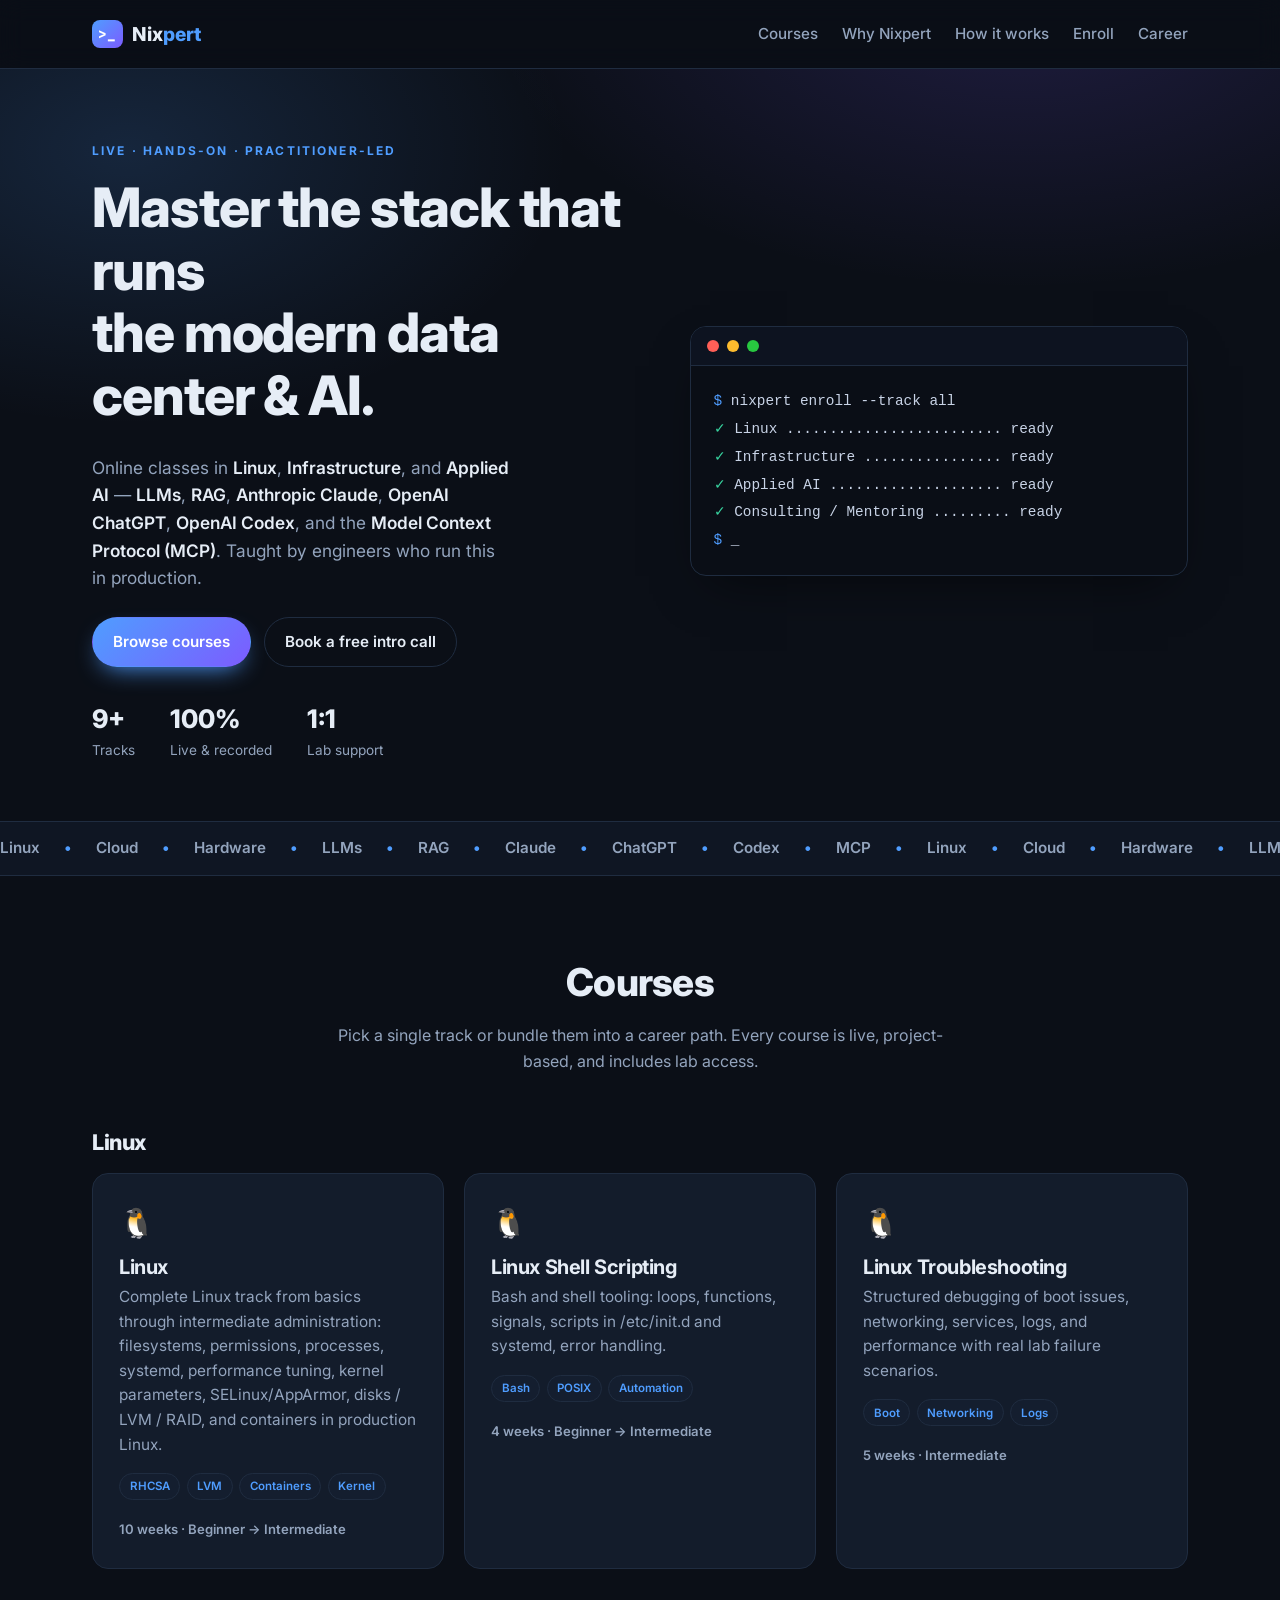
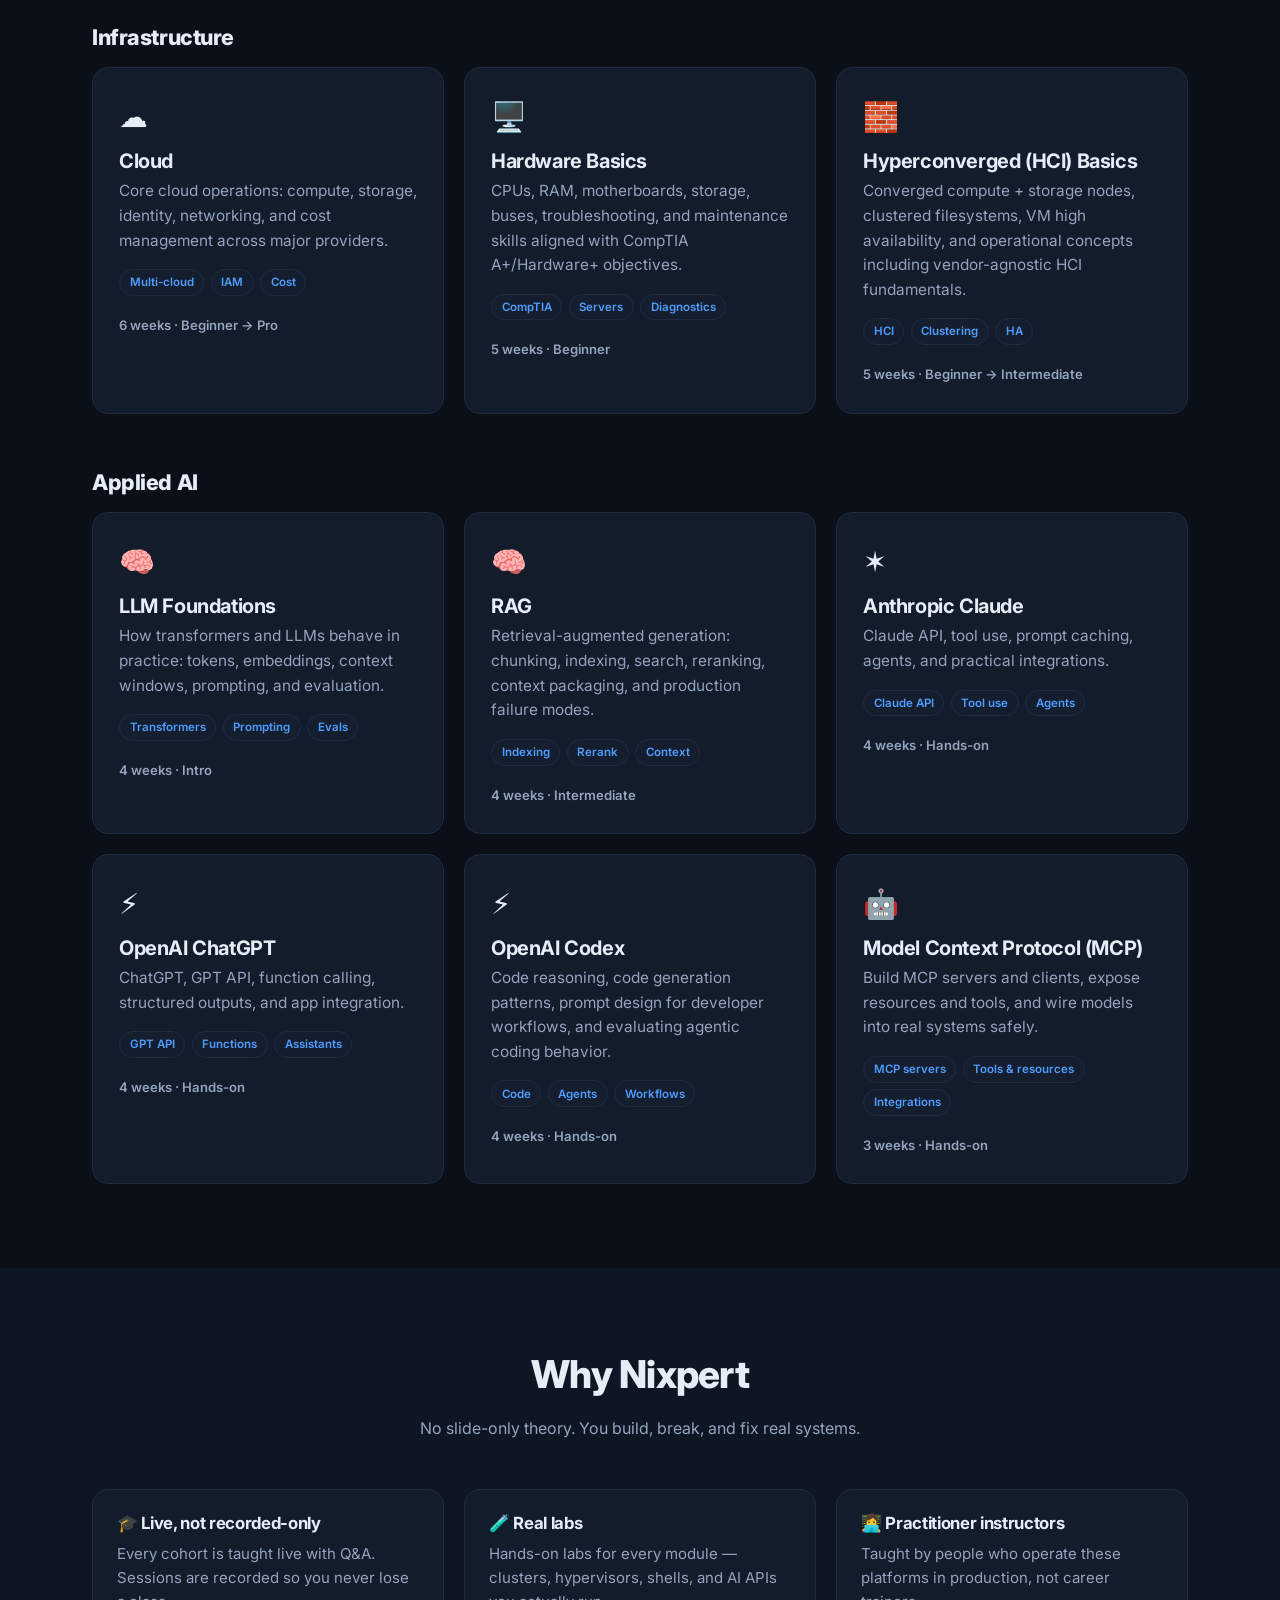
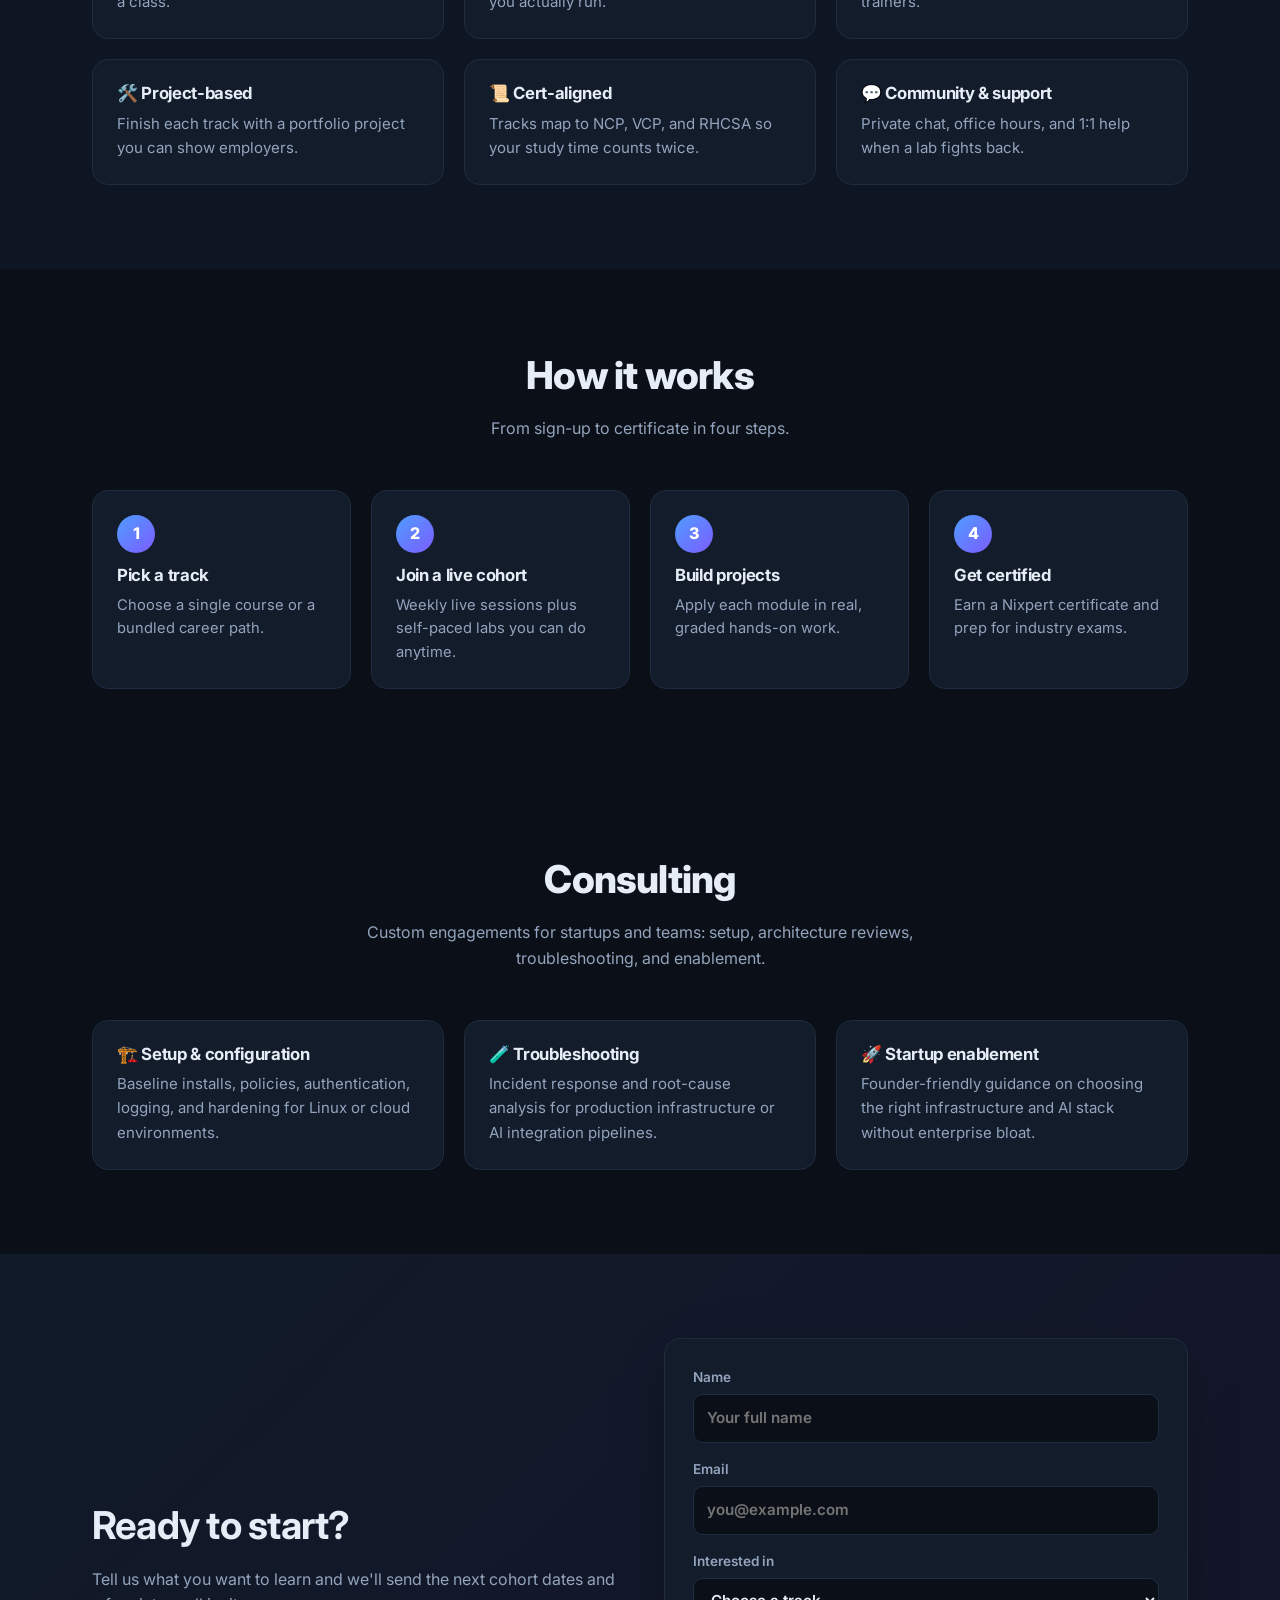
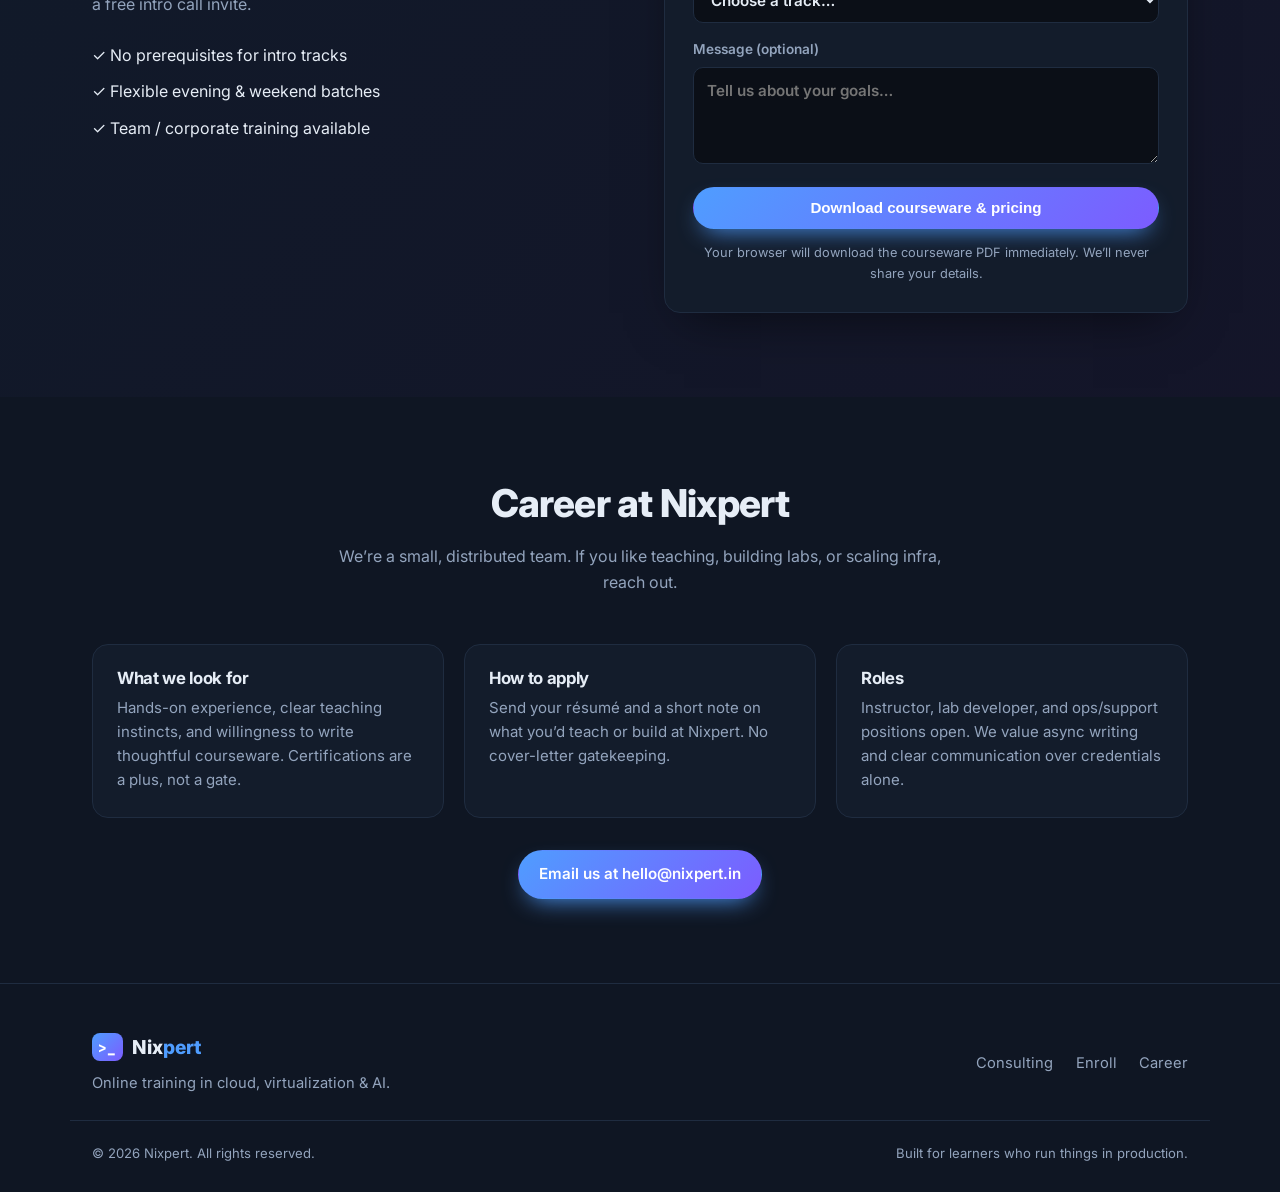
<file: index.html>
<!DOCTYPE html>
<html lang="en">
<head>
  <meta charset="UTF-8" />
  <meta name="viewport" content="width=device-width, initial-scale=1.0" />
  <title>Nixpert — Online Training in Linux, Infrastructure &amp; AI</title>
  <meta name="description" content="Nixpert offers live, hands-on online training in Linux, Infrastructure, and Applied AI — LLMs, ChatGPT, OpenAI Codex, Claude, Claude Code, MCP, RAG, and more. Learn from real-world engineers." />
  <meta name="keywords" content="Linux training, Linux basics, Linux advanced, shell scripting, Linux troubleshooting, cloud training, AWS, GCP, Azure, hardware basics, HCI, hyperconverged, storage networking, AI training, OpenAI, ChatGPT, Codex, Anthropic, Claude, Claude Code, MCP, LLMs, RAG, online classes" />
  <meta property="og:title" content="Nixpert — Online Training in Linux, Infrastructure &amp; AI" />
  <meta property="og:description" content="Live, hands-on online classes in Linux, Infrastructure, and Applied AI: LLMs, ChatGPT, Codex, Claude, MCP, RAG, Cloud, and Hyperconverged fundamentals." />
  <meta property="og:type" content="website" />
  <link rel="preconnect" href="https://fonts.googleapis.com" />
  <link rel="preconnect" href="https://fonts.gstatic.com" crossorigin />
  <link href="https://fonts.googleapis.com/css2?family=Inter:wght@400;500;600;700;800&amp;family=JetBrains+Mono:wght@500;700&amp;display=swap" rel="stylesheet" />
  <link rel="stylesheet" href="styles.css" />
  <link rel="icon" href="data:image/svg+xml,<svg xmlns='http://www.w3.org/2000/svg' viewBox='0 0 100 100'><text y='.9em' font-size='90'>🐧</text></svg>" />
</head>
<body>
  <!-- ============ HEADER ============ -->
  <header class="site-header" id="top">
    <div class="container nav">
      <a class="brand" href="#top">
        <span class="brand-mark">&gt;_</span>
        <span class="brand-name">Nix<span class="accent">pert</span></span>
      </a>
      <nav class="nav-links" aria-label="Primary">
        <a href="#courses">Courses</a>
        <a href="#why">Why Nixpert</a>
        <a href="#how">How it works</a>
        <a href="#enroll">Enroll</a>
        <a href="#career">Career</a>
      </nav>
      <button class="nav-toggle" aria-label="Toggle menu" aria-expanded="false">☰</button>
    </div>
  </header>

  <!-- ============ HERO ============ -->
  <section class="hero">
    <div class="container hero-grid">
      <div class="hero-copy">
        <p class="eyebrow">Live · Hands-on · Practitioner-led</p>
        <h1>Master the stack that runs<br />the modern data center &amp; AI.</h1>
        <p class="lede">
          Online classes in <strong>Linux</strong>, <strong>Infrastructure</strong>, and
          <strong>Applied AI</strong> — <strong>LLMs</strong>, <strong>RAG</strong>,
          <strong>Anthropic Claude</strong>, <strong>OpenAI ChatGPT</strong>,
          <strong>OpenAI Codex</strong>, and the <strong>Model Context Protocol (MCP)</strong>.
          Taught by engineers who run this in production.
        </p>
        <div class="hero-cta">
          <a class="btn btn-primary" href="#courses">Browse courses</a>
          <a class="btn btn-ghost" href="#enroll">Book a free intro call</a>
        </div>
        <ul class="hero-stats">
          <li><strong>9+</strong><span>Tracks</span></li>
          <li><strong>100%</strong><span>Live &amp; recorded</span></li>
          <li><strong>1:1</strong><span>Lab support</span></li>
        </ul>
      </div>
      <div class="hero-terminal" aria-hidden="true">
        <div class="term-bar"><span></span><span></span><span></span></div>
        <pre class="term-body"><code><span class="c">$</span> nixpert enroll --track all
<span class="g">✓</span> Linux ......................... ready
<span class="g">✓</span> Infrastructure ................ ready
<span class="g">✓</span> Applied AI .................... ready
<span class="g">✓</span> Consulting / Mentoring ......... ready
<span class="c">$</span> <span class="blink">_</span></code></pre>
      </div>
    </div>
    <div class="marquee" aria-hidden="true">
      <div class="marquee-track">
        <span>Linux</span><span>•</span><span>Cloud</span><span>•</span>
        <span>Hardware</span><span>•</span><span>LLMs</span><span>•</span>
        <span>RAG</span><span>•</span><span>Claude</span><span>•</span>
        <span>ChatGPT</span><span>•</span><span>Codex</span><span>•</span>
        <span>MCP</span><span>•</span>
        <span>Linux</span><span>•</span><span>Cloud</span><span>•</span>
        <span>Hardware</span><span>•</span><span>LLMs</span><span>•</span>
        <span>RAG</span><span>•</span><span>Claude</span><span>•</span>
        <span>ChatGPT</span><span>•</span><span>Codex</span><span>•</span>
        <span>MCP</span><span>•</span>
      </div>
    </div>
  </section>

  <!-- ============ COURSES ============ -->
  <section class="section" id="courses">
    <div class="container">
      <div class="section-head">
        <h2>Courses</h2>
        <p>Pick a single track or bundle them into a career path. Every course is live, project-based, and includes lab access.</p>
      </div>

      <h3 class="track-heading">Linux</h3>
      <div class="card-grid">

        <article class="course-card">
          <div class="course-icon">🐧</div>
          <h3>Linux</h3>
          <p>Complete Linux track from basics through intermediate administration: filesystems, permissions, processes, systemd, performance tuning, kernel parameters, SELinux/AppArmor, disks / LVM / RAID, and containers in production Linux.</p>
          <ul class="tags"><li>RHCSA</li><li>LVM</li><li>Containers</li><li>Kernel</li></ul>
          <span class="course-meta">10 weeks · Beginner → Intermediate</span>
        </article>

        <article class="course-card">
          <div class="course-icon">🐧</div>
          <h3>Linux Shell Scripting</h3>
          <p>Bash and shell tooling: loops, functions, signals, scripts in /etc/init.d and systemd, error handling.</p>
          <ul class="tags"><li>Bash</li><li>POSIX</li><li>Automation</li></ul>
          <span class="course-meta">4 weeks · Beginner → Intermediate</span>
        </article>

        <article class="course-card">
          <div class="course-icon">🐧</div>
          <h3>Linux Troubleshooting</h3>
          <p>Structured debugging of boot issues, networking, services, logs, and performance with real lab failure scenarios.</p>
          <ul class="tags"><li>Boot</li><li>Networking</li><li>Logs</li></ul>
          <span class="course-meta">5 weeks · Intermediate</span>
        </article>

      </div>

      <h3 class="track-heading">Infrastructure</h3>
      <div class="card-grid">

        <article class="course-card">
          <div class="course-icon">☁️</div>
          <h3>Cloud</h3>
          <p>Core cloud operations: compute, storage, identity, networking, and cost management across major providers.</p>
          <ul class="tags"><li>Multi-cloud</li><li>IAM</li><li>Cost</li></ul>
          <span class="course-meta">6 weeks · Beginner → Pro</span>
        </article>

        <article class="course-card">
          <div class="course-icon">🖥️</div>
          <h3>Hardware Basics</h3>
          <p>CPUs, RAM, motherboards, storage, buses, troubleshooting, and maintenance skills aligned with CompTIA A+/Hardware+ objectives.</p>
          <ul class="tags"><li>CompTIA</li><li>Servers</li><li>Diagnostics</li></ul>
          <span class="course-meta">5 weeks · Beginner</span>
        </article>

        <article class="course-card">
          <div class="course-icon">🧱</div>
          <h3>Hyperconverged (HCI) Basics</h3>
          <p>Converged compute + storage nodes, clustered filesystems, VM high availability, and operational concepts including vendor-agnostic HCI fundamentals.</p>
          <ul class="tags"><li>HCI</li><li>Clustering</li><li>HA</li></ul>
          <span class="course-meta">5 weeks · Beginner → Intermediate</span>
        </article>

      </div>

      <h3 class="track-heading">Applied AI</h3>
      <div class="card-grid">

        <article class="course-card">
          <div class="course-icon">🧠</div>
          <h3>LLM Foundations</h3>
          <p>How transformers and LLMs behave in practice: tokens, embeddings, context windows, prompting, and evaluation.</p>
          <ul class="tags"><li>Transformers</li><li>Prompting</li><li>Evals</li></ul>
          <span class="course-meta">4 weeks · Intro</span>
        </article>

        <article class="course-card">
          <div class="course-icon">🧠</div>
          <h3>RAG</h3>
          <p>Retrieval-augmented generation: chunking, indexing, search, reranking, context packaging, and production failure modes.</p>
          <ul class="tags"><li>Indexing</li><li>Rerank</li><li>Context</li></ul>
          <span class="course-meta">4 weeks · Intermediate</span>
        </article>

        <article class="course-card">
          <div class="course-icon">✶</div>
          <h3>Anthropic Claude</h3>
          <p>Claude API, tool use, prompt caching, agents, and practical integrations.</p>
          <ul class="tags"><li>Claude API</li><li>Tool use</li><li>Agents</li></ul>
          <span class="course-meta">4 weeks · Hands-on</span>
        </article>

        <article class="course-card">
          <div class="course-icon">⚡</div>
          <h3>OpenAI ChatGPT</h3>
          <p>ChatGPT, GPT API, function calling, structured outputs, and app integration.</p>
          <ul class="tags"><li>GPT API</li><li>Functions</li><li>Assistants</li></ul>
          <span class="course-meta">4 weeks · Hands-on</span>
        </article>

        <article class="course-card">
          <div class="course-icon">⚡</div>
          <h3>OpenAI Codex</h3>
          <p>Code reasoning, code generation patterns, prompt design for developer workflows, and evaluating agentic coding behavior.</p>
          <ul class="tags"><li>Code</li><li>Agents</li><li>Workflows</li></ul>
          <span class="course-meta">4 weeks · Hands-on</span>
        </article>

        <article class="course-card">
          <div class="course-icon">🤖</div>
          <h3>Model Context Protocol (MCP)</h3>
          <p>Build MCP servers and clients, expose resources and tools, and wire models into real systems safely.</p>
          <ul class="tags"><li>MCP servers</li><li>Tools &amp; resources</li><li>Integrations</li></ul>
          <span class="course-meta">3 weeks · Hands-on</span>
        </article>

      </div>
    </div>
  </section>

  <!-- ============ WHY ============ -->
  <section class="section section-alt" id="why">
    <div class="container">
      <div class="section-head">
        <h2>Why Nixpert</h2>
        <p>No slide-only theory. You build, break, and fix real systems.</p>
      </div>
      <div class="feature-grid">
        <div class="feature">
          <h3>🎓 Live, not recorded-only</h3>
          <p>Every cohort is taught live with Q&amp;A. Sessions are recorded so you never lose a class.</p>
        </div>
        <div class="feature">
          <h3>🧪 Real labs</h3>
          <p>Hands-on labs for every module — clusters, hypervisors, shells, and AI APIs you actually run.</p>
        </div>
        <div class="feature">
          <h3>👩‍💻 Practitioner instructors</h3>
          <p>Taught by people who operate these platforms in production, not career trainers.</p>
        </div>
        <div class="feature">
          <h3>🛠️ Project-based</h3>
          <p>Finish each track with a portfolio project you can show employers.</p>
        </div>
        <div class="feature">
          <h3>📜 Cert-aligned</h3>
          <p>Tracks map to NCP, VCP, and RHCSA so your study time counts twice.</p>
        </div>
        <div class="feature">
          <h3>💬 Community &amp; support</h3>
          <p>Private chat, office hours, and 1:1 help when a lab fights back.</p>
        </div>
      </div>
    </div>
  </section>

  <!-- ============ HOW IT WORKS ============ -->
  <section class="section" id="how">
    <div class="container">
      <div class="section-head">
        <h2>How it works</h2>
        <p>From sign-up to certificate in four steps.</p>
      </div>
      <ol class="steps">
        <li><span class="step-n">1</span><h3>Pick a track</h3><p>Choose a single course or a bundled career path.</p></li>
        <li><span class="step-n">2</span><h3>Join a live cohort</h3><p>Weekly live sessions plus self-paced labs you can do anytime.</p></li>
        <li><span class="step-n">3</span><h3>Build projects</h3><p>Apply each module in real, graded hands-on work.</p></li>
        <li><span class="step-n">4</span><h3>Get certified</h3><p>Earn a Nixpert certificate and prep for industry exams.</p></li>
      </ol>
    </div>
  </section>



  <!-- ============ CONSULTING ============ -->
  <section class="section" id="consulting">
    <div class="container">
      <div class="section-head">
        <h2>Consulting</h2>
        <p>Custom engagements for startups and teams: setup, architecture reviews, troubleshooting, and enablement.</p>
      </div>
      <div class="feature-grid">
        <div class="feature">
          <h3>🏗️ Setup &amp; configuration</h3>
          <p>Baseline installs, policies, authentication, logging, and hardening for Linux or cloud environments.</p>
        </div>
        <div class="feature">
          <h3>🧪 Troubleshooting</h3>
          <p>Incident response and root-cause analysis for production infrastructure or AI integration pipelines.</p>
        </div>
        <div class="feature">
          <h3>🚀 Startup enablement</h3>
          <p>Founder-friendly guidance on choosing the right infrastructure and AI stack without enterprise bloat.</p>
        </div>
      </div>
    </div>
  </section>

  <!-- ============ ENROLL ============ -->
  <section class="section enroll" id="enroll">
    <div class="container enroll-grid">
      <div class="enroll-copy">
        <h2>Ready to start?</h2>
        <p>Tell us what you want to learn and we'll send the next cohort dates and a free intro call invite.</p>
        <ul class="enroll-points">
          <li>✓ No prerequisites for intro tracks</li>
          <li>✓ Flexible evening &amp; weekend batches</li>
          <li>✓ Team / corporate training available</li>
        </ul>
      </div>
      <form class="enroll-form" action="download.html" method="GET">
        <label>Name
          <input type="text" name="name" required placeholder="Your full name" />
        </label>
        <label>Email
          <input type="email" name="email" required placeholder="you@example.com" />
        </label>
        <label>Interested in
          <select name="track" required>
            <option value="" disabled selected>Choose a track…</option>
            <option>Infrastructure</option>
            <option>Linux</option>
            <option>Applied AI</option>
          </select>
        </label>
        <label>Message (optional)
          <textarea name="message" rows="3" placeholder="Tell us about your goals…"></textarea>
        </label>
        <button class="btn btn-primary btn-block" type="submit">Download courseware & pricing</button>
        <p class="form-note">Your browser will download the courseware PDF immediately. We’ll never share your details.</p>
      </form>
    </div>
  </section>

  <!-- ============ CAREER ============ -->
  <section class="section section-alt" id="career">
    <div class="container">
      <div class="section-head">
        <h2>Career at Nixpert</h2>
        <p>We’re a small, distributed team. If you like teaching, building labs, or scaling infra, reach out.</p>
      </div>
      <div class="feature-grid">
        <div class="feature">
          <h3>What we look for</h3>
          <p>Hands-on experience, clear teaching instincts, and willingness to write thoughtful courseware. Certifications are a plus, not a gate.</p>
        </div>
        <div class="feature">
          <h3>How to apply</h3>
          <p>Send your résumé and a short note on what you’d teach or build at Nixpert. No cover-letter gatekeeping.</p>
        </div>
        <div class="feature">
          <h3>Roles</h3>
          <p>Instructor, lab developer, and ops/support positions open. We value async writing and clear communication over credentials alone.</p>
        </div>
      </div>
      <div style="max-width: 720px; margin: 32px auto 0; text-align: center;">
        <a class="btn btn-primary" href="mailto:hello@nixpert.in">Email us at hello@nixpert.in</a>
      </div>
    </div>
  </section>

  <!-- ============ FOOTER ============ -->
  <footer class="site-footer">
    <div class="container footer-grid">

      <div>
        <a class="brand" href="#top"><span class="brand-mark">&gt;_</span><span class="brand-name">Nix<span class="accent">pert</span></span></a>
        <p class="footer-tag">Online training in cloud, virtualization &amp; AI.</p>
      </div>
      <nav aria-label="Footer">
        <a href="#consulting">Consulting</a>
        <a href="#enroll">Enroll</a>
        <a href="#career">Career</a>
      </nav>
    </div>
    <div class="container footer-bottom">
      <span>© <span id="year"></span> Nixpert. All rights reserved.</span>
      <span>Built for learners who run things in production.</span>
    </div>
  </footer>

  <script>
    // Mobile nav toggle
    const toggle = document.querySelector('.nav-toggle');
    const links = document.querySelector('.nav-links');
    toggle.addEventListener('click', () => {
      const open = links.classList.toggle('open');
      toggle.setAttribute('aria-expanded', open);
    });
    links.querySelectorAll('a').forEach(a => a.addEventListener('click', () => {
      links.classList.remove('open');
      toggle.setAttribute('aria-expanded', false);
    }));
    // Current year
    document.getElementById('year').textContent = new Date().getFullYear();
  </script>
</body>
</html>
</file>
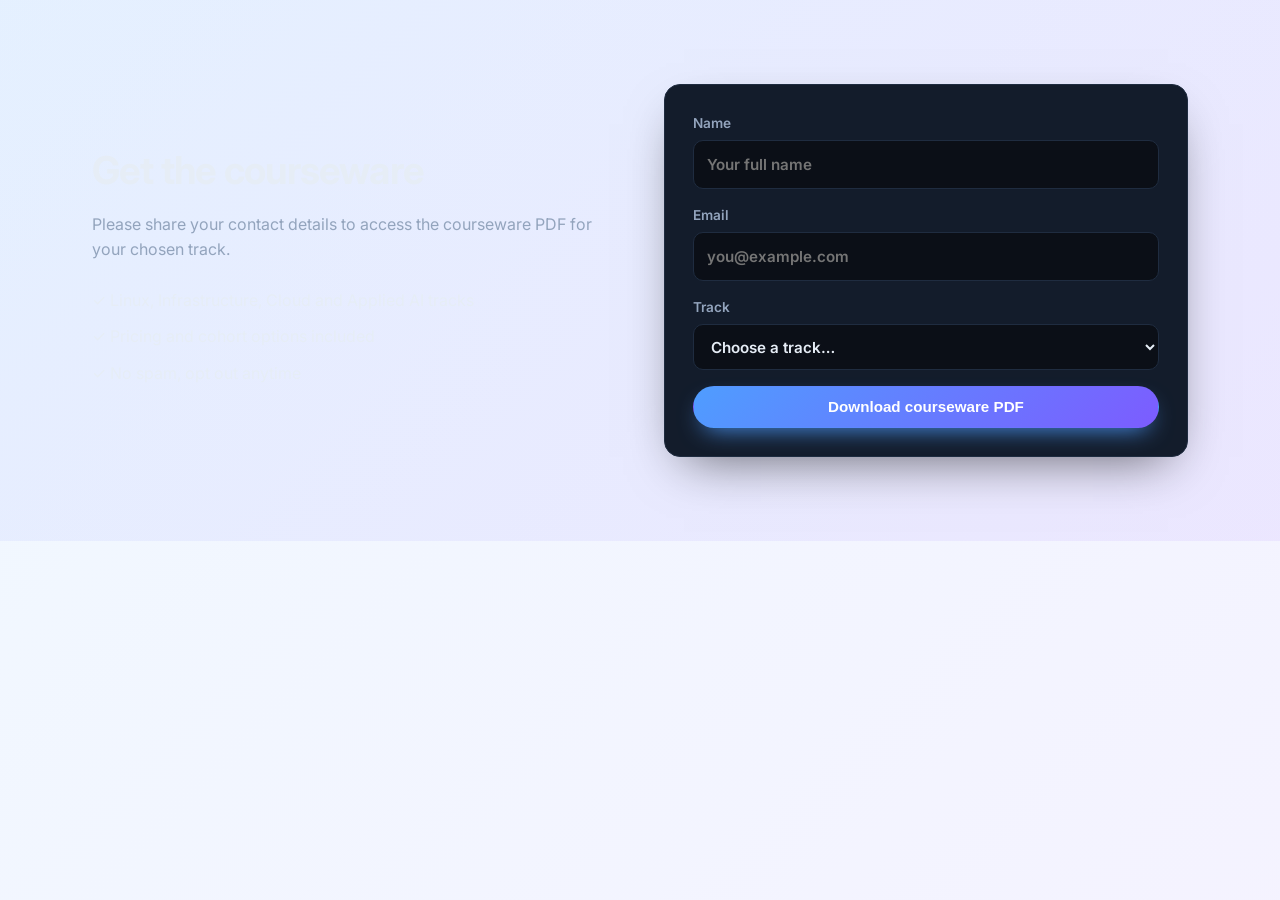
<file: download.html>
<!DOCTYPE html>
<html lang="en">
<head>
<meta charset="UTF-8" />
<meta name="viewport" content="width=device-width, initial-scale=1.0" />
<title>Nixpert — Courseware</title>
<link rel="preconnect" href="https://fonts.googleapis.com" />
<link rel="preconnect" href="https://fonts.gstatic.com" crossorigin />
<link href="https://fonts.googleapis.com/css2?family=Inter:wght@400;500;600;700;800&family=JetBrains+Mono:wght@500;700&display=swap" rel="stylesheet" />
<link rel="stylesheet" href="styles.css" />
</head>
<body class="enroll">
  <section class="section enroll" id="enroll">
    <div class="container enroll-grid">
      <div class="enroll-copy">
        <h2>Get the courseware</h2>
        <p>Please share your contact details to access the courseware PDF for your chosen track.</p>
        <ul class="enroll-points">
          <li>✓ Linux, Infrastructure, Cloud and Applied AI tracks</li>
          <li>✓ Pricing and cohort options included</li>
          <li>✓ No spam, opt out anytime</li>
        </ul>
      </div>
      <form id="downloadForm" class="enroll-form">
        <label>Name
          <input type="text" id="name" name="name" required placeholder="Your full name" />
        </label>
        <label>Email
          <input type="email" id="email" name="email" required placeholder="you@example.com" />
        </label>
        <label>Track
          <select id="track" name="track" required>
            <option value="" disabled selected>Choose a track…</option>
            <option value="courseware.pdf">Cloud</option>
            <option value="infrastructure.pdf">Infrastructure</option>
            <option value="linux.pdf">Linux</option>
            <option value="courseware.pdf">Applied AI</option>
          </select>
        </label>
        <button id="submitBtn" class="btn btn-primary btn-block" type="submit">Download courseware PDF</button>
        <p id="error" class="form-note" style="color: #ff8080; display: none;">Please fill all fields before downloading.</p>
      </form>
    </div>
  </section>
  <script>
    const form = document.getElementById('downloadForm');
    const submitBtn = document.getElementById('submitBtn');
    const error = document.getElementById('error');
    form.addEventListener('submit', function(e) {
      e.preventDefault();
      error.style.display = 'none';
      const name = document.getElementById('name').value.trim();
      const email = document.getElementById('email').value.trim();
      const track = document.getElementById('track').value;
      if (!name || !email || !track) {
        error.style.display = 'block';
        return;
      }
      submitBtn.disabled = true;
      submitBtn.textContent = 'Preparing download…';
      setTimeout(() => {
        window.location.href = track;
      }, 300);
    });
  </script>
</body>
</html>
</file>
<file: styles.css>
:root {
  --bg: #0b0f17;
  --bg-alt: #0f1623;
  --panel: #131c2b;
  --panel-2: #18233650;
  --text: #e6edf6;
  --muted: #93a4bd;
  --border: #1f2c40;
  --accent: #4f9dff;
  --accent-2: #7c5cff;
  --green: #38d39f;
  --radius: 16px;
  --maxw: 1140px;
  --shadow: 0 20px 50px -20px rgba(0, 0, 0, 0.6);
}

* { box-sizing: border-box; }

html { scroll-behavior: smooth; }

body {
  margin: 0;
  font-family: "Inter", system-ui, -apple-system, Segoe UI, Roboto, sans-serif;
  background: var(--bg);
  color: var(--text);
  line-height: 1.6;
  -webkit-font-smoothing: antialiased;
}

.container {
  width: 100%;
  max-width: var(--maxw);
  margin: 0 auto;
  padding: 0 22px;
}

a { color: inherit; text-decoration: none; }

h1, h2, h3 { line-height: 1.15; margin: 0 0 .5em; letter-spacing: -0.02em; }

.accent { color: var(--accent); }

/* ---------- Buttons ---------- */
.btn {
  display: inline-flex;
  align-items: center;
  justify-content: center;
  gap: .5rem;
  padding: .72rem 1.25rem;
  border-radius: 999px;
  font-weight: 600;
  font-size: .95rem;
  border: 1px solid transparent;
  cursor: pointer;
  transition: transform .15s ease, box-shadow .2s ease, background .2s ease;
}
.btn:hover { transform: translateY(-2px); }
.btn-primary {
  background: linear-gradient(135deg, var(--accent), var(--accent-2));
  color: #fff;
  box-shadow: 0 10px 25px -10px var(--accent);
}
.btn-ghost {
  background: transparent;
  border-color: var(--border);
  color: var(--text);
}
.btn-ghost:hover { border-color: var(--accent); color: #fff; }
.btn-block { width: 100%; }

/* ---------- Header ---------- */
.site-header {
  position: sticky;
  top: 0;
  z-index: 50;
  backdrop-filter: blur(12px);
  background: rgba(11, 15, 23, 0.72);
  border-bottom: 1px solid var(--border);
}
.nav {
  display: flex;
  align-items: center;
  justify-content: space-between;
  height: 68px;
}
.brand { display: inline-flex; align-items: center; gap: .55rem; font-weight: 800; font-size: 1.2rem; }
.brand-mark {
  font-family: "JetBrains Mono", monospace;
  background: linear-gradient(135deg, var(--accent), var(--accent-2));
  color: #fff;
  padding: .15rem .4rem;
  border-radius: 8px;
  font-size: .9rem;
}
.nav-links { display: flex; align-items: center; gap: 1.5rem; }
.nav-links a { color: var(--muted); font-weight: 500; font-size: .95rem; transition: color .2s; }
.nav-links a:hover { color: var(--text); }
.nav-links .btn { color: var(--text); }
.nav-toggle {
  display: none;
  background: none;
  border: none;
  color: var(--text);
  font-size: 1.5rem;
  cursor: pointer;
}

/* ---------- Hero ---------- */
.hero {
  position: relative;
  overflow: hidden;
  background:
    radial-gradient(900px 500px at 80% -10%, rgba(124, 92, 255, 0.18), transparent 60%),
    radial-gradient(800px 500px at 10% 10%, rgba(79, 157, 255, 0.16), transparent 55%);
  padding: 72px 0 0;
}
.hero-grid {
  display: grid;
  grid-template-columns: 1.05fr .95fr;
  gap: 48px;
  align-items: center;
}
.eyebrow {
  text-transform: uppercase;
  letter-spacing: .18em;
  font-size: .75rem;
  font-weight: 700;
  color: var(--accent);
  margin: 0 0 1rem;
}
.hero h1 { font-size: clamp(2.1rem, 4.4vw, 3.4rem); font-weight: 800; }
.lede { color: var(--muted); font-size: 1.08rem; max-width: 38ch; }
.lede strong { color: var(--text); font-weight: 600; }
.hero-cta { display: flex; gap: .8rem; margin: 1.6rem 0 2rem; flex-wrap: wrap; }
.hero-stats { display: flex; gap: 2.2rem; list-style: none; padding: 0; margin: 0; }
.hero-stats li { display: flex; flex-direction: column; }
.hero-stats strong { font-size: 1.6rem; font-weight: 800; }
.hero-stats span { color: var(--muted); font-size: .85rem; }

/* Terminal */
.hero-terminal {
  background: #0a0e16;
  border: 1px solid var(--border);
  border-radius: var(--radius);
  box-shadow: var(--shadow);
  overflow: hidden;
}
.term-bar { display: flex; gap: .5rem; padding: .8rem 1rem; background: #0d1320; border-bottom: 1px solid var(--border); }
.term-bar span { width: 12px; height: 12px; border-radius: 50%; background: #2a3854; }
.term-bar span:nth-child(1) { background: #ff5f57; }
.term-bar span:nth-child(2) { background: #febc2e; }
.term-bar span:nth-child(3) { background: #28c840; }
.term-body {
  margin: 0;
  padding: 1.3rem 1.4rem;
  font-family: "JetBrains Mono", monospace;
  font-size: .9rem;
  line-height: 1.8;
  color: #c8d3e6;
  overflow-x: auto;
}
.term-body .c { color: var(--accent); }
.term-body .g { color: var(--green); }
.blink { animation: blink 1.1s steps(1) infinite; }
@keyframes blink { 50% { opacity: 0; } }

/* Marquee */
.marquee { margin-top: 60px; border-top: 1px solid var(--border); border-bottom: 1px solid var(--border); overflow: hidden; background: var(--bg-alt); }
.marquee-track { display: flex; gap: 1.5rem; white-space: nowrap; padding: 14px 0; width: max-content; animation: scroll 28s linear infinite; }
.marquee-track span { color: var(--muted); font-weight: 600; font-size: .95rem; }
.marquee-track span:nth-child(even) { color: var(--accent); }
@keyframes scroll { to { transform: translateX(-50%); } }

/* ---------- Sections ---------- */
.section { padding: 84px 0; }
.section-alt { background: var(--bg-alt); }
.section-head { max-width: 640px; margin: 0 auto 48px; text-align: center; }
.section-head h2 { font-size: clamp(1.7rem, 3vw, 2.4rem); font-weight: 800; }
.section-head p { color: var(--muted); margin: 0; }

.track-heading { grid-column: 1 / -1; margin: 56px 0 18px; font-size: 1.35rem; font-weight: 800; }
.card-grid + .track-heading:first-of-type { margin-top: 0; }
.card-grid { display: grid; grid-template-columns: repeat(3, 1fr); gap: 20px; }
.course-card {
  background: var(--panel);
  border: 1px solid var(--border);
  border-radius: var(--radius);
  padding: 26px;
  transition: transform .18s ease, border-color .2s ease, box-shadow .25s ease;
}
.course-card:hover { transform: translateY(-4px); border-color: var(--accent); box-shadow: var(--shadow); }
.course-card--wide { grid-column: span 3; display: grid; grid-template-columns: auto 1fr auto; gap: 24px; align-items: center; }
.course-card--wide .course-meta { justify-self: end; }
.course-icon { font-size: 1.8rem; margin-bottom: .6rem; }
.course-card h3 { font-size: 1.25rem; margin-bottom: .4rem; }
.course-card p { color: var(--muted); margin: 0 0 1rem; font-size: .96rem; }
.tags { display: flex; flex-wrap: wrap; gap: .4rem; list-style: none; padding: 0; margin: 0 0 1rem; }
.tags li { font-size: .72rem; font-weight: 600; color: var(--accent); background: var(--panel-2); border: 1px solid var(--border); padding: .2rem .6rem; border-radius: 999px; }
.course-meta { font-size: .82rem; color: var(--muted); font-weight: 600; }
.course-card--wide .course-icon, .course-card--wide p, .course-card--wide h3 { margin: 0; }

/* ---------- Features ---------- */
.feature-grid { display: grid; grid-template-columns: repeat(3, 1fr); gap: 20px; }
.feature { background: var(--panel); border: 1px solid var(--border); border-radius: var(--radius); padding: 24px; }
.feature h3 { font-size: 1.05rem; }
.feature p { color: var(--muted); margin: 0; font-size: .94rem; }

/* ---------- Steps ---------- */
.steps { display: grid; grid-template-columns: repeat(4, 1fr); gap: 20px; list-style: none; padding: 0; margin: 0; counter-reset: step; }
.steps li { background: var(--panel); border: 1px solid var(--border); border-radius: var(--radius); padding: 24px; position: relative; }
.step-n { display: inline-flex; align-items: center; justify-content: center; width: 38px; height: 38px; border-radius: 50%; font-weight: 800; background: linear-gradient(135deg, var(--accent), var(--accent-2)); color: #fff; margin-bottom: .8rem; }
.steps h3 { font-size: 1.05rem; }
.steps p { color: var(--muted); margin: 0; font-size: .92rem; }

/* ---------- Pricing ---------- */
.price-grid { display: grid; grid-template-columns: repeat(3, 1fr); gap: 20px; align-items: stretch; }
.price-card { background: var(--panel); border: 1px solid var(--border); border-radius: var(--radius); padding: 30px 26px; display: flex; flex-direction: column; position: relative; }
.price-card--featured { border-color: var(--accent); box-shadow: var(--shadow); transform: translateY(-6px); }
.badge { position: absolute; top: -12px; left: 50%; transform: translateX(-50%); background: linear-gradient(135deg, var(--accent), var(--accent-2)); color: #fff; font-size: .72rem; font-weight: 700; padding: .25rem .8rem; border-radius: 999px; }
.price { font-size: 2.6rem; font-weight: 800; margin: .3rem 0 1rem; }
.price span { font-size: 1.3rem; vertical-align: super; color: var(--muted); }
.price small { font-size: .9rem; font-weight: 500; color: var(--muted); }
.price-card ul { list-style: none; padding: 0; margin: 0 0 1.6rem; flex: 1; }
.price-card li { padding: .45rem 0; border-bottom: 1px solid var(--border); color: var(--muted); font-size: .95rem; }
.price-card li::before { content: "✓ "; color: var(--green); font-weight: 700; }

/* ---------- Enroll ---------- */
.enroll { background: linear-gradient(135deg, rgba(79,157,255,0.08), rgba(124,92,255,0.08)); }
.enroll-grid { display: grid; grid-template-columns: 1fr 1fr; gap: 48px; align-items: center; }
.enroll-copy h2 { font-size: clamp(1.7rem, 3vw, 2.4rem); }
.enroll-copy p { color: var(--muted); }
.enroll-points { list-style: none; padding: 0; margin: 1.2rem 0 0; }
.enroll-points li { padding: .35rem 0; color: var(--text); }
.enroll-form { background: var(--panel); border: 1px solid var(--border); border-radius: var(--radius); padding: 28px; box-shadow: var(--shadow); }
.enroll-form label { display: block; font-size: .85rem; font-weight: 600; color: var(--muted); margin-bottom: 1rem; }
.enroll-form input, .enroll-form select, .enroll-form textarea {
  width: 100%;
  margin-top: .35rem;
  background: var(--bg);
  border: 1px solid var(--border);
  border-radius: 10px;
  padding: .7rem .8rem;
  color: var(--text);
  font: inherit;
  font-size: .95rem;
}
.enroll-form input:focus, .enroll-form select:focus, .enroll-form textarea:focus { outline: none; border-color: var(--accent); }
.form-note { font-size: .8rem; color: var(--muted); text-align: center; margin: .9rem 0 0; }

/* ---------- Footer ---------- */
.site-footer { border-top: 1px solid var(--border); background: var(--bg-alt); padding: 48px 0 28px; }
.footer-grid { display: flex; justify-content: space-between; align-items: center; gap: 24px; flex-wrap: wrap; padding-bottom: 24px; border-bottom: 1px solid var(--border); }
.footer-tag { color: var(--muted); margin: .6rem 0 0; font-size: .92rem; }
.site-footer nav { display: flex; gap: 1.4rem; flex-wrap: wrap; }
.site-footer nav a { color: var(--muted); font-size: .92rem; }
.site-footer nav a:hover { color: var(--text); }
.footer-bottom { display: flex; justify-content: space-between; gap: 16px; flex-wrap: wrap; padding-top: 22px; color: var(--muted); font-size: .82rem; }

/* ---------- Consulting ---------- */
.consulting-card-wrap {
  display: grid;
  grid-template-columns: 1fr;
}
.consulting-card {
  background: var(--panel);
  border: 1px solid var(--border);
  border-radius: var(--radius);
  padding: 26px;
  transition: transform .18s ease, border-color .2s ease, box-shadow .25s ease;
}
.consulting-card:hover { transform: translateY(-4px); border-color: var(--accent); box-shadow: var(--shadow); }
.consulting-header {
  display: flex;
  align-items: center;
  gap: 14px;
}
.consulting-header .course-icon { margin-bottom: 0; }
.consulting-header h3 { margin-bottom: .25rem; }

/* ---------- Responsive ---------- */
@media (max-width: 920px) {
  .hero-grid, .enroll-grid { grid-template-columns: 1fr; }
  .hero-terminal { order: -1; }
  .card-grid, .feature-grid, .price-grid { grid-template-columns: repeat(2, 1fr); }
  .steps { grid-template-columns: repeat(2, 1fr); }
  .course-card--wide { grid-column: span 2; grid-template-columns: 1fr; }
  .course-card--wide .course-meta { justify-self: start; }
}
@media (max-width: 640px) {
  .nav-links {
    position: absolute; top: 68px; left: 0; right: 0;
    flex-direction: column; gap: .4rem;
    background: var(--bg-alt); border-bottom: 1px solid var(--border);
    padding: 1rem 22px; display: none;
  }
  .nav-links.open { display: flex; }
  .nav-links a { padding: .4rem 0; }
  .nav-toggle { display: block; }
  .card-grid, .feature-grid, .price-grid, .steps { grid-template-columns: 1fr; }
  .course-card--wide { grid-column: span 1; }
  .price-card--featured { transform: none; }
  .hero-stats { gap: 1.4rem; }
}
</file>
